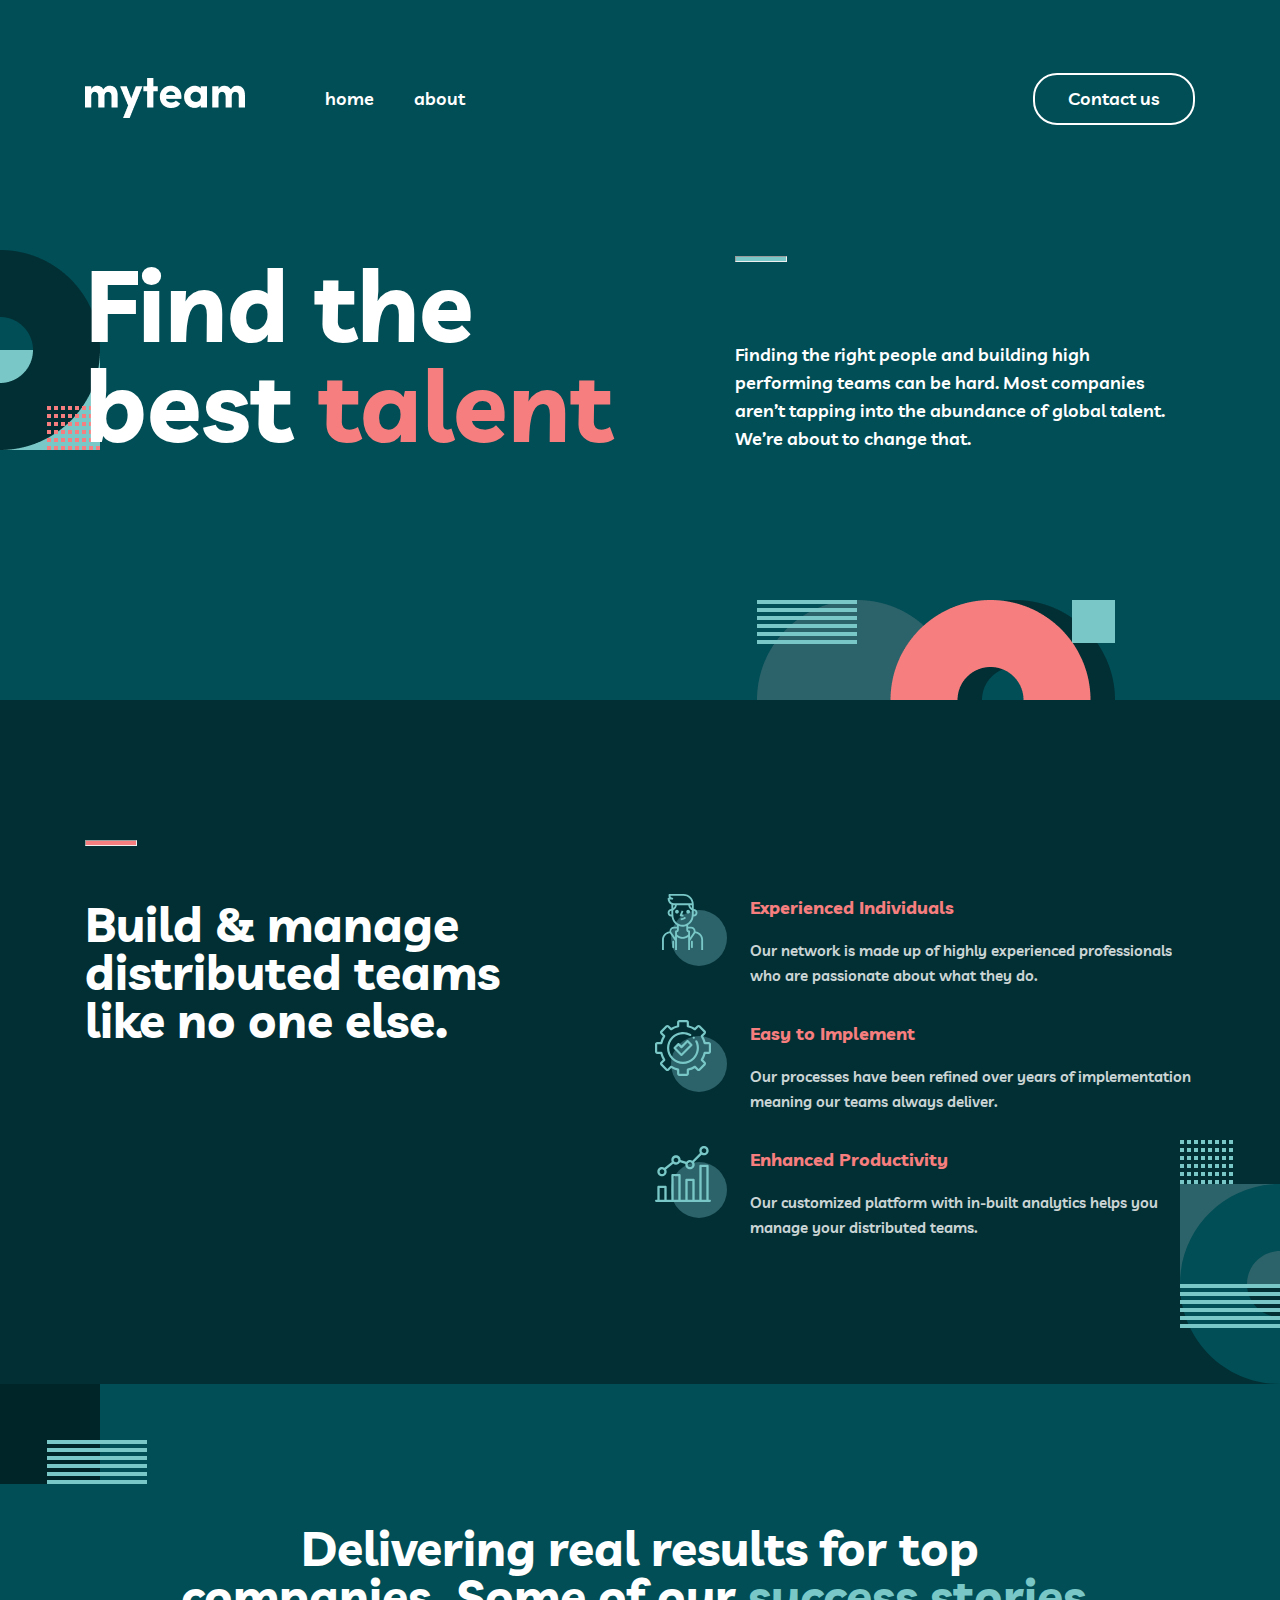
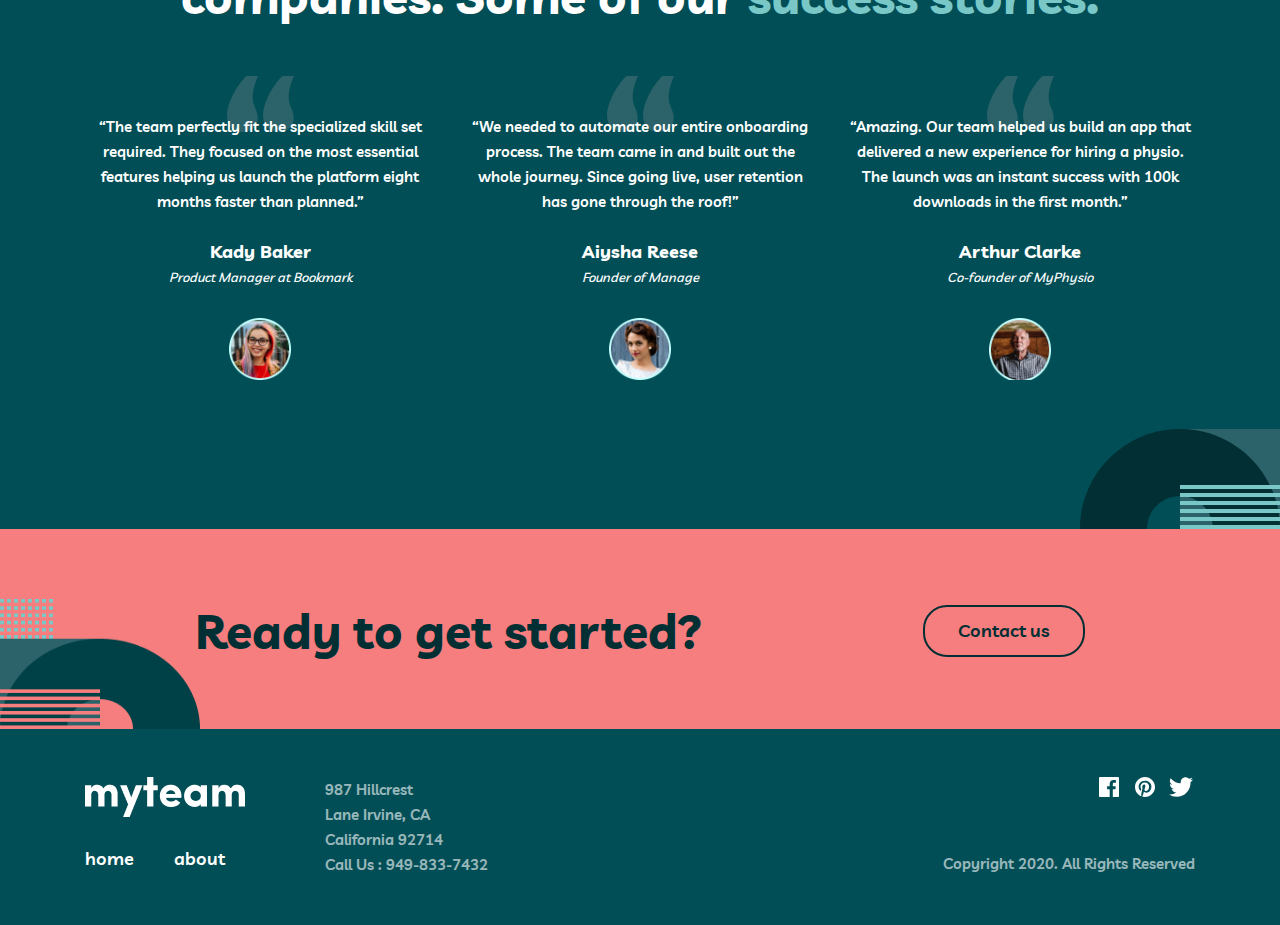
<file: index.html>
<!DOCTYPE html>
<html lang="en">
<head>
  <meta charset="UTF-8" />
  <meta http-equiv="X-UA-Compatible" content="IE=edge" />
  <meta name="viewport" content="width=device-width, initial-scale=1.0" />
  <title>myteam</title>
  
  <link rel="stylesheet" href="./sass/main.css">
  <link rel="stylesheet" href="./css/style.css" />
</head>
<body>
  <section class="hero">
    
    <header class="header">
      <div class="container">
        <nav class="nav">
          <a href="">
            <img class="nav__logo" src="./images/myteam-logo.png" width="160" height="40" alt="myteam-logo">
          </a>
          <ul class="list">
            <li class="list__item">
              <a href="#" class="list__link">home</a>
              
            </li>
            <li class="list__item">
              <a href="about.html" class="list__link">about</a>
            </li>
          </ul>
          <a class="btn" href="#" >Contact us</a>
        </nav>
      </div>
      <div class="the__best">
        <div class=" the__best__container container">
          <h1 class="the__best__heading">Find the best <span class="the__best__heading__light">talent</span></h1>
          <div class="the__best__container__right">
            <hr class="the__best__line">
            <p class="the__best__text">Finding the right people and building high performing teams can be hard. Most companies aren’t tapping into the abundance of global talent. We’re about to change that.</p>
          </div>
        </div>
        
      </div>
    </header>
  </section>
  <!-- TEAM-SECTION -->
  <section class="team">
    <div class="team__container container">
      
      <div class="team__left">
        <hr class="team__link">
        <h3 class="team__heading">Build & manage distributed teams like no one else.</h3>
      </div>
      
      <div class="team__right">
        <div class="team__right__all">
          <div class="team__right__all__text">
            <div class="team__right__all__text__1">Experienced Individuals</div>
            <div class="team__right__all__text__2">Our network is made up of highly experienced professionals who are passionate about what they do.</div>
          </div>
        </div>
        
        <div class="team__right__all">
          <div class="team__right__all__text">
            <div class="team__right__all__text__1">Easy to Implement</div>
            <div class="team__right__all__text__2">Our processes have been refined over years of implementation meaning our teams always deliver.</div>
          </div>
          
        </div>
        <div class="team__right__all">
          <div class="team__right__all__text">
            <div class="team__right__all__text__1">Enhanced Productivity</div>
            <div class="team__right__all__text__2">Our customized platform with in-built analytics helps you manage your distributed teams.</div>
          </div>
        </div>
      </div>
    </div>
  </section>
  <!-- SECTION ABOUT US -->
  <section class="about__us">
    <div class="about__us__container container">
      <h3 class="about__us__heading">Delivering real results for top companies. Some of our <span class="about__us__heading__rapture__blue">success stories.</span> </h3>
         
        <div class="about__us__bottom">
          <div class="about__us__icon">
            <p class="about__us__icon__text1 "> “The team perfectly fit the specialized skill set required. They focused on the most essential features helping us launch the platform eight months faster than planned.”</p>
            <p class="about__us__icon__text2">Kady Baker</p>
            <p class="about__us__icon__text3 about__us--img1">Product Manager at Bookmark</p>
            <img class="about__us__img" src="/images/about__as_img1.png" width="62" height="62" alt="about__us__img" >
          </div>
          <div class="about__us__icon">
            <p class="about__us__icon__text1 ">“We needed to automate our entire onboarding process. The team came in and built out the whole journey. Since going live, user retention has gone through the roof!”</p>
            <p class="about__us__icon__text2">Aiysha Reese</p>
            <p class="about__us__icon__text3 about__us--img2">Founder of Manage</p>
            <img class="about__us__img" src="/images/about__as_img21.png" width="62" height="62" alt="about__us__img" >
          </div>
          <div class="about__us__icon">
            <p class="about__us__icon__text1 "> “Amazing. Our team helped us build an app that delivered a new experience for hiring a physio. The launch was an instant success with 100k downloads in the first month.”</p>
            <p class="about__us__icon__text2">Arthur Clarke</p>
            <p class="about__us__icon__text3 about__us--img3">Co-founder of MyPhysio</p>
            <img class="about__us__img" src="/images/about__as_img3.png" width="62" height="62" alt="about__us__img" >
          </div>
        </div>
    </div>
  </section>
  <!-- SURVEY-SECTION -->
     <section class="survey">
       <div class="survey__container container">
         <h3 class="survey__heading">Ready to get started?</h3>
         <a class="btn btn--survey" href="#" >Contact us</a>
       </div>
     </section>
     <!-- FOOTER -->
     <footer class="footer">
       <div class="footer__container container">
         
        <div class="footer__left__icon">
          <div class="footer__left">
            <a href="">
              <img class="nav__logo footer--img" src="./images/myteam-logo.png" width="160" height="40" alt="myteam-logo">
            </a>
            <ul class="list">
              <li class="list__item footer--list--item">
                <a href="#" class="list__link footer--list-link">home</a>
              </li>
              <li class="list__item footer--list--item">
                <a href="#" class="list__link footer--list-link">about</a>
              </li>
            </ul>
          </div>
          <p class="footer__text">987 Hillcrest <br> Lane Irvine, CA <br> California 92714 <br> Call Us : 949-833-7432</p>
        </div>


        <div class="footer__right">
          <div class="footer__svg">
            <a href="#" class="footer__svg__link">
              <svg class="icon" width="24" height="20">
              <use xlink:href="images/sprites.svg#facebook"></use>
            </svg>
            </a>
            <a href="#" class="footer__svg__link">
               <svg class="icon" width="24" height="20">
                <use xlink:href="images/sprites.svg#path"></use>
              </svg>
            </a>
             
            
            <a href="#" class="footer__svg__link">
              <svg class="icon" width="24" height="20">
                <use xlink:href="images/sprites.svg#twitter"></use>
              </svg>
            
            </a>
              
          </div>
          <p class="footer__right__text">Copyright 2020. All Rights Reserved</p>
        </div>
       </div>
     </footer>

</body>
</html>
</file>
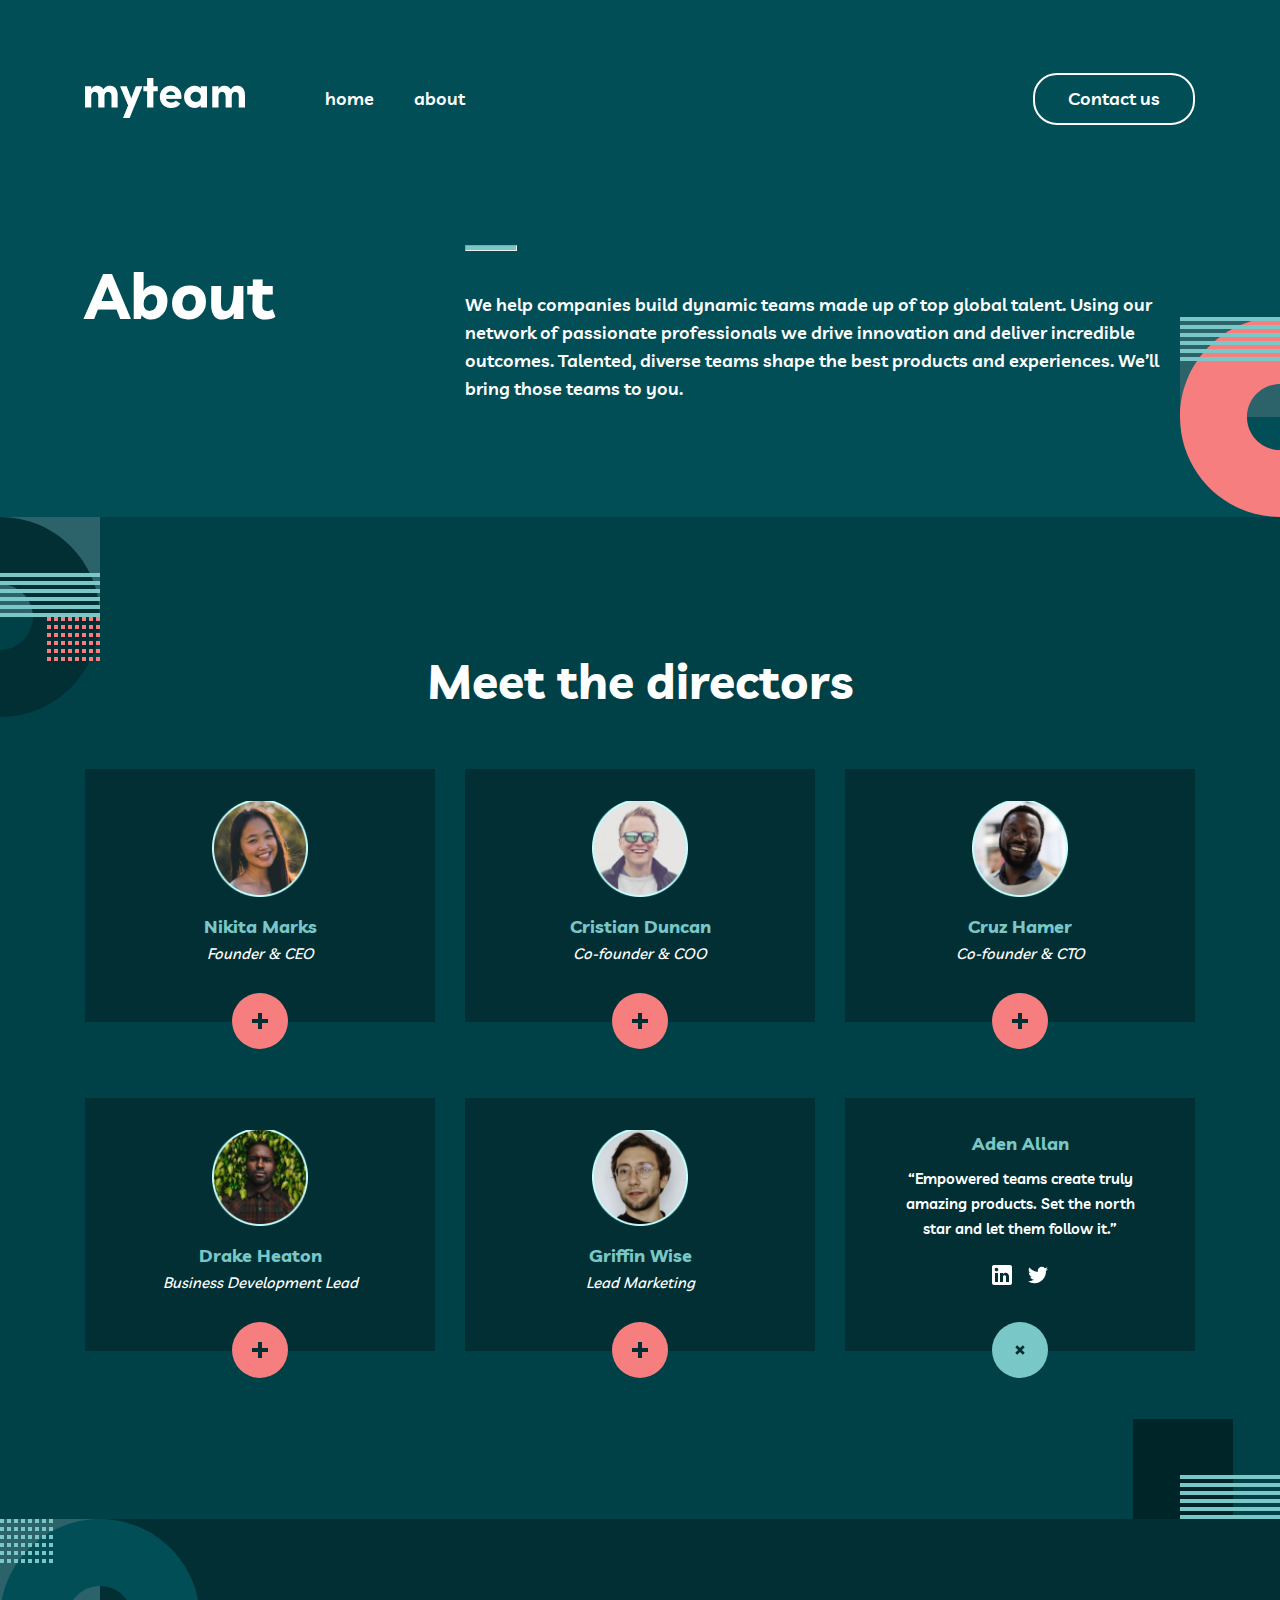
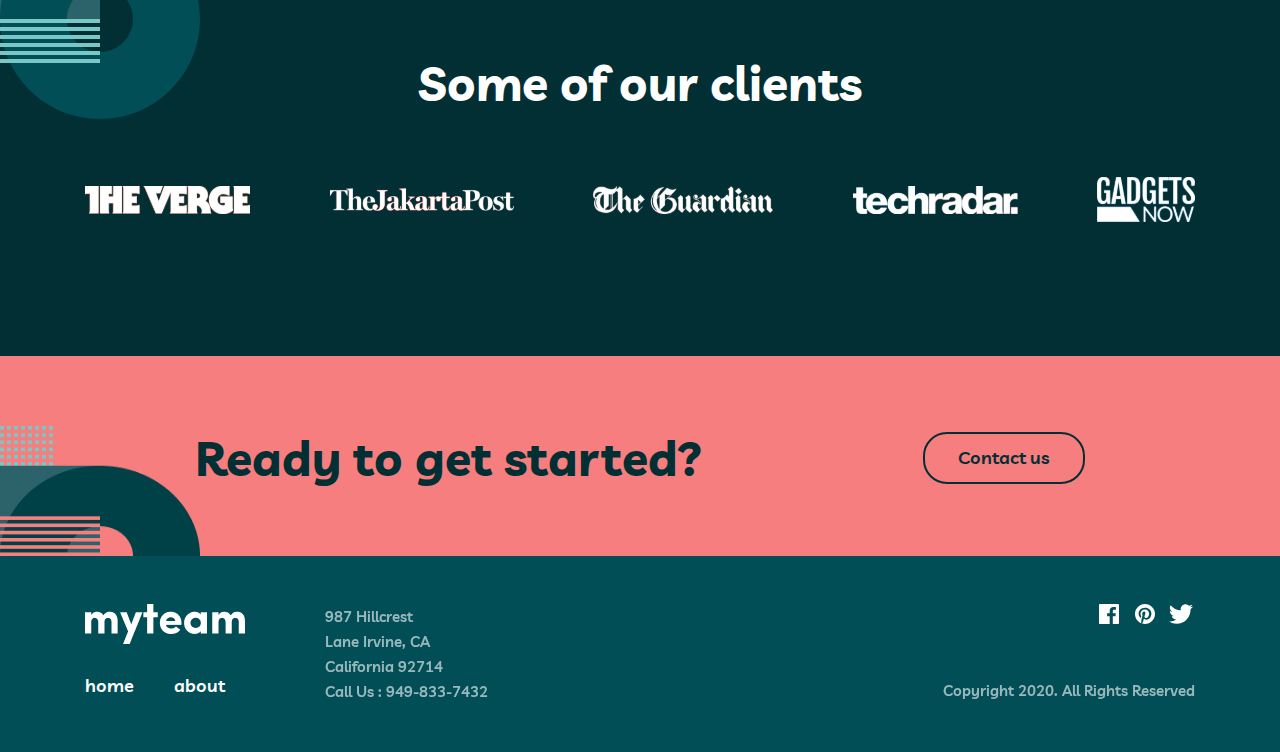
<file: about.html>
<!DOCTYPE html>
<html lang="en">
<head>
    <meta charset="UTF-8">
    <meta http-equiv="X-UA-Compatible" content="IE=edge">
    <meta name="viewport" content="width=device-width, initial-scale=1.0">
    <title>Document</title>
    <link rel="stylesheet" href="./sass/main.css">
    <link rel="stylesheet" href="./css/style.css" />
</head>
<body>
    <section class="hero">
    
        <header class="header__section">
          <div class="container">
            <nav class="nav">
              <a href="">
                <img class="nav__logo" src="./images/myteam-logo.png" width="160" height="40" alt="myteam-logo">
              </a>
              <ul class="list">
                <li class="list__item">
                  <a href="index.html" class="list__link">home</a>
                  
                </li>
                <li class="list__item">
                  <a href="#" class="list__link">about</a>
                </li>
              </ul>
              <a class="btn" href="#" >Contact us</a>
            </nav>
            <div class="header__section__about">
                <h3 class="header__section__about__heading">About</h3>
                <div class="header__section__about__icon">
                    <hr class="header__section__about__line">
                    <p class="header__section__about__text">We help companies build dynamic teams made up of top global talent. Using our network of passionate professionals we drive innovation and deliver incredible outcomes. Talented, diverse teams shape the best products and experiences. We’ll bring those teams to you.</p>

                </div>
            </div>
          </div>
        </header>
    </section>
         
           <!-- section-direction -->
           <section class="direction">
               <div class="direction__container container">
                   <h4 class="direction__heading">Meet the directors</h4>
                   <div class="direction__top">
                       <div class="direction__top__icon">
                           <div class="direction__top__icon__list">
                               <img class="direction__top__icon__list__img" src="/images/direction_img_1.png" width="96" height="96" alt="direction--img1" > 
                               <p class="direction__top__icon__list__text__1">Nikita Marks</p>
                               <p class="direction__top__icon__list__text__2">Founder & CEO</p>
                               <div class="direction-btn">
                                   <img src="./images/PLUS.png" width="16" height="16" alt="plus" class="dierection-btn-img">
                               </div>
                           
                       </div>
                       </div>

                       <div class="direction__top__icon">
                        <div class="direction__top__icon__list">
                            <img class="direction__top__icon__list__img" src="/images/direction_img_2.png" width="96" height="96" alt="direction--img1" > 
                            <p class="direction__top__icon__list__text__1">Cristian Duncan</p>
                            <p class="direction__top__icon__list__text__2">Co-founder & COO</p>
                            <div class="direction-btn">
                                <img src="./images/PLUS.png" width="16" height="16" alt="plus" class="dierection-btn-img">
                            </div>
                        </div>
                       </div>

                    <div class="direction__top__icon">
                        <div class="direction__top__icon__list">
                            <img class="direction__top__icon__list__img" src="/images/direction_img_3.png" width="96" height="96" alt="direction--img1" > 
                            <p class="direction__top__icon__list__text__1">Cruz Hamer</p>
                            <p class="direction__top__icon__list__text__2">Co-founder & CTO</p>
                            <div class="direction-btn">
                                <img src="./images/PLUS.png" width="16" height="16" alt="plus" class="dierection-btn-img">
                            </div>
                        </div>
                    </div>
                         
                    <div class="direction__bottom__icon">
                      <div class="direction__bottom__icon__list">
                          <img class="direction__bottom__icon__list__img" src="/images/direction_img_4.png" width="96" height="96" alt="direction--img1" > 
                          <p class="direction__bottom__icon__list__text__1">Drake Heaton</p>
                          <p class="direction__bottom__icon__list__text__2">Business Development Lead</p>
                          <div class="direction-btn">
                              <img src="./images/PLUS.png" width="16" height="16" alt="plus" class="dierection-btn-img">
                          </div>
                      </div>
                  </div>

                  <div class="direction__bottom__icon">
                   <div class="direction__bottom__icon__list">
                       <img class="direction__bottom__icon__list__img" src="/images/direction_img_5.png" width="96" height="96" alt="direction--img1" > 
                       <p class="direction__bottom__icon__list__text__1">Griffin Wise</p>
                       <p class="direction__bottom__icon__list__text__2">Lead Marketing</p>
                       <div class="direction-btn">
                          <img src="./images/PLUS.png" width="16" height="16" alt="plus" class="dierection-btn-img">
                      </div>
                   </div>
               </div>

               <div class="direction__bottom__icon">
                   <div class="direction__bottom__icon__last__list">
                       <p class="direction__bottom__icon__last__list__text__1">Aden Allan</p>
                       <p class="direction__bottom__icon__last__list__text__2">“Empowered teams create truly amazing products. Set the north star and let them follow it.”</p>
                       <div class="direction__bottom__icon__svg">
                          <svg class="icon svg--icon1" width="20" height="20" >
                              <use xlink:href="images/sprites.svg#in"></use>
                            </svg>
                          <svg class="icon svg--icon2" width="20" height="20">
                              <use xlink:href="images/sprites.svg#twitter"></use>
                            </svg>
                       </div>
                       <div class="direction-btn direction--plus">
                          <img src="./images/directed-imgg.svg" width="16" height="16" alt="plus" class="dierection-btn-img">
                      </div>
                   </div>
               </div>

                   </div>






<!-- 
                   <div class="direction__bottom">
                    <div class="direction__bottom__icon">
                        <div class="direction__bottom__icon__list">
                            <img class="direction__bottom__icon__list__img" src="/images/direction_img_4.png" width="96" height="96" alt="direction--img1" > 
                            <p class="direction__bottom__icon__list__text__1">Drake Heaton</p>
                            <p class="direction__bottom__icon__list__text__2">Business Development Lead</p>
                            <div class="direction-btn">
                                <img src="./images/PLUS.png" width="16" height="16" alt="plus" class="dierection-btn-img">
                            </div>
                        </div>
                    </div>

                    <div class="direction__bottom__icon">
                     <div class="direction__bottom__icon__list">
                         <img class="direction__bottom__icon__list__img" src="/images/direction_img_5.png" width="96" height="96" alt="direction--img1" > 
                         <p class="direction__bottom__icon__list__text__1">Griffin Wise</p>
                         <p class="direction__bottom__icon__list__text__2">Lead Marketing</p>
                         <div class="direction-btn">
                            <img src="./images/PLUS.png" width="16" height="16" alt="plus" class="dierection-btn-img">
                        </div>
                     </div>
                 </div>

                 <div class="direction__bottom__icon">
                     <div class="direction__bottom__icon__last__list">
                         <p class="direction__bottom__icon__last__list__text__1">Aden Allan</p>
                         <p class="direction__bottom__icon__last__list__text__2">“Empowered teams create truly amazing products. Set the north star and let them follow it.”</p>
                         <div class="direction__bottom__icon__svg">
                            <svg class="icon svg--icon1" width="20" height="20" >
                                <use xlink:href="images/sprites.svg#in"></use>
                              </svg>
                            <svg class="icon svg--icon2" width="20" height="20">
                                <use xlink:href="images/sprites.svg#twitter"></use>
                              </svg>
                         </div>
                         <div class="direction-btn direction--plus">
                            <img src="./images/directed-imgg.svg" width="16" height="16" alt="plus" class="dierection-btn-img">
                        </div>
                     </div>
                 </div>
                   </div> -->

               </div>
           </section>
           
           <section class="clients">
               <div class="clients__container container">
                   <h4 class="clients__heading">Some of our clients</h4>
                   <div class="clients__icon">
                       <img class="clients__icon__img__1" src="/images/clients_img1.svg" width="165" height="28" alt="clients_img" >
                       <img class="clients__icon__img__2" src="/images/clients_img2.svg" width="184" height="23" alt="clients_img" >
                       <img class="clients__icon__img__3" src="/images/clients_img3.svg" width="180" height="28" alt="clients_img" >
                       <img class="clients__icon__img__4" src="/images/clients_img4.svg" width="165" height="28" alt="clients_img" >
                       <img class="clients__icon__img__5" src="/images/clients_img5.svg" width="98" height="45" alt="clients_img" >
                   </div>
               </div>
           </section>

           <!-- SURVEY-SECTION -->
     <section class="survey">
        <div class="survey__container container">
          <h3 class="survey__heading">Ready to get started?</h3>
          <a class="btn btn--survey" href="#" >Contact us</a>
        </div>
      </section>
       <!-- FOOTER -->
     <footer class="footer">
      <div class="footer__container container">
        
       <div class="footer__left__icon">
         <div class="footer__left">
           <a href="">
             <img class="nav__logo footer--img" src="./images/myteam-logo.png" width="160" height="40" alt="myteam-logo">
           </a>
           <ul class="list">
             <li class="list__item footer--list--item">
               <a href="#" class="list__link footer--list-link">home</a>
             </li>
             <li class="list__item footer--list--item">
               <a href="#" class="list__link footer--list-link">about</a>
             </li>
           </ul>
         </div>
         <p class="footer__text">987 Hillcrest <br> Lane Irvine, CA <br> California 92714 <br> Call Us : 949-833-7432</p>
       </div>


       <div class="footer__right">
         <div class="footer__svg">
           <a href="#" class="footer__svg__link">
             <svg class="icon" width="24" height="20">
             <use xlink:href="images/sprites.svg#facebook"></use>
           </svg>
           </a>
           <a href="#" class="footer__svg__link">
              <svg class="icon" width="24" height="20">
               <use xlink:href="images/sprites.svg#path"></use>
             </svg>
           </a>
            
           
           <a href="#" class="footer__svg__link">
             <svg class="icon" width="24" height="20">
               <use xlink:href="images/sprites.svg#twitter"></use>
             </svg>
           
           </a>
             
         </div>
         <p class="footer__right__text">Copyright 2020. All Rights Reserved</p>
       </div>
      </div>
    </footer>
 


</body>
</html>
</file>
<file: sass/main.css>
.nav, .the__best__container {
  display: -webkit-box;
  display: -ms-flexbox;
  display: flex;
  -webkit-box-align: center;
      -ms-flex-align: center;
          align-items: center;
}

*,
*::before,
*::after {
  margin: 0;
  padding: 0;
  -webkit-box-sizing: inherit;
          box-sizing: inherit;
}

html {
  -webkit-box-sizing: border-box;
          box-sizing: border-box;
  height: 100%;
  scroll-behavior: smooth;
  font-size: 62.5%;
}

body {
  font-family: 'Livvic', sans-serif;
  background-color: #014E56;
  color: #fff;
}

.container {
  width: 100%;
  max-width: 1140px;
  margin-left: auto;
  margin-right: auto;
  padding-left: 15px;
  padding-right: 15px;
}

@media only screen and (max-width: 900px) {
  .container {
    padding-left: 39px;
    padding-right: 40px;
  }
}

/* livvic-regular - latin */
@font-face {
  font-family: 'Livvic';
  font-style: normal;
  font-weight: 400;
  src: local(""), url("../../fonts/livvic-v8-latin-regular.woff2") format("woff2"), url("../../fonts/livvic-v8-latin-regular.woff") format("woff");
  /* Chrome 6+, Firefox 3.6+, IE 9+, Safari 5.1+ */
}

/* livvic-500 - latin */
@font-face {
  font-family: 'Livvic';
  font-style: normal;
  font-weight: 500;
  src: local(""), url("../../fonts/livvic-v8-latin-500.woff2") format("woff2"), url("../../fonts/livvic-v8-latin-500.woff") format("woff");
  /* Chrome 6+, Firefox 3.6+, IE 9+, Safari 5.1+ */
}

/* livvic-600 - latin */
@font-face {
  font-family: 'Livvic';
  font-style: normal;
  font-weight: 600;
  src: local(""), url("../../fonts/livvic-v8-latin-600.woff2") format("woff2"), url("../../fonts/livvic-v8-latin-600.woff") format("woff");
  /* Chrome 6+, Firefox 3.6+, IE 9+, Safari 5.1+ */
}

/* livvic-700 - latin */
@font-face {
  font-family: 'Livvic';
  font-style: normal;
  font-weight: 700;
  src: local(""), url("../../fonts/livvic-v8-latin-700.woff2") format("woff2"), url("../../fonts/livvic-v8-latin-700.woff") format("woff");
  /* Chrome 6+, Firefox 3.6+, IE 9+, Safari 5.1+ */
}

/*! normalize.css v8.0.1 | MIT License | github.com/necolas/normalize.css */
/* Document
   ========================================================================== */
/**
 * 1. Correct the line height in all browsers.
 * 2. Prevent adjustments of font size after orientation changes in iOS.
 */
html {
  line-height: 1.15;
  /* 1 */
  -webkit-text-size-adjust: 100%;
  /* 2 */
}

/* Sections
   ========================================================================== */
/**
 * Remove the margin in all browsers.
 */
body {
  margin: 0;
}

/**
 * Render the `main` element consistently in IE.
 */
main {
  display: block;
}

/**
 * Correct the font size and margin on `h1` elements within `section` and
 * `article` contexts in Chrome, Firefox, and Safari.
 */
h1 {
  font-size: 2em;
  margin: 0.67em 0;
}

/* Grouping content
   ========================================================================== */
/**
 * 1. Add the correct box sizing in Firefox.
 * 2. Show the overflow in Edge and IE.
 */
hr {
  -webkit-box-sizing: content-box;
          box-sizing: content-box;
  /* 1 */
  height: 0;
  /* 1 */
  overflow: visible;
  /* 2 */
}

/**
 * 1. Correct the inheritance and scaling of font size in all browsers.
 * 2. Correct the odd `em` font sizing in all browsers.
 */
pre {
  font-family: monospace, monospace;
  /* 1 */
  font-size: 1em;
  /* 2 */
}

/* Text-level semantics
   ========================================================================== */
/**
 * Remove the gray background on active links in IE 10.
 */
a {
  background-color: transparent;
}

/**
 * 1. Remove the bottom border in Chrome 57-
 * 2. Add the correct text decoration in Chrome, Edge, IE, Opera, and Safari.
 */
abbr[title] {
  border-bottom: none;
  /* 1 */
  text-decoration: underline;
  /* 2 */
  -webkit-text-decoration: underline dotted;
          text-decoration: underline dotted;
  /* 2 */
}

/**
 * Add the correct font weight in Chrome, Edge, and Safari.
 */
b,
strong {
  font-weight: bolder;
}

/**
 * 1. Correct the inheritance and scaling of font size in all browsers.
 * 2. Correct the odd `em` font sizing in all browsers.
 */
code,
kbd,
samp {
  font-family: monospace, monospace;
  /* 1 */
  font-size: 1em;
  /* 2 */
}

/**
 * Add the correct font size in all browsers.
 */
small {
  font-size: 80%;
}

/**
 * Prevent `sub` and `sup` elements from affecting the line height in
 * all browsers.
 */
sub,
sup {
  font-size: 75%;
  line-height: 0;
  position: relative;
  vertical-align: baseline;
}

sub {
  bottom: -0.25em;
}

sup {
  top: -0.5em;
}

/* Embedded content
   ========================================================================== */
/**
 * Remove the border on images inside links in IE 10.
 */
img {
  border-style: none;
}

/* Forms
   ========================================================================== */
/**
 * 1. Change the font styles in all browsers.
 * 2. Remove the margin in Firefox and Safari.
 */
button,
input,
optgroup,
select,
textarea {
  font-family: inherit;
  /* 1 */
  font-size: 100%;
  /* 1 */
  line-height: 1.15;
  /* 1 */
  margin: 0;
  /* 2 */
}

/**
 * Show the overflow in IE.
 * 1. Show the overflow in Edge.
 */
button,
input {
  /* 1 */
  overflow: visible;
}

/**
 * Remove the inheritance of text transform in Edge, Firefox, and IE.
 * 1. Remove the inheritance of text transform in Firefox.
 */
button,
select {
  /* 1 */
  text-transform: none;
}

/**
 * Correct the inability to style clickable types in iOS and Safari.
 */
button,
[type="button"],
[type="reset"],
[type="submit"] {
  -webkit-appearance: button;
}

/**
 * Remove the inner border and padding in Firefox.
 */
button::-moz-focus-inner,
[type="button"]::-moz-focus-inner,
[type="reset"]::-moz-focus-inner,
[type="submit"]::-moz-focus-inner {
  border-style: none;
  padding: 0;
}

/**
 * Restore the focus styles unset by the previous rule.
 */
button:-moz-focusring,
[type="button"]:-moz-focusring,
[type="reset"]:-moz-focusring,
[type="submit"]:-moz-focusring {
  outline: 1px dotted ButtonText;
}

/**
 * Correct the padding in Firefox.
 */
fieldset {
  padding: 0.35em 0.75em 0.625em;
}

/**
 * 1. Correct the text wrapping in Edge and IE.
 * 2. Correct the color inheritance from `fieldset` elements in IE.
 * 3. Remove the padding so developers are not caught out when they zero out
 *    `fieldset` elements in all browsers.
 */
legend {
  -webkit-box-sizing: border-box;
          box-sizing: border-box;
  /* 1 */
  color: inherit;
  /* 2 */
  display: table;
  /* 1 */
  max-width: 100%;
  /* 1 */
  padding: 0;
  /* 3 */
  white-space: normal;
  /* 1 */
}

/**
 * Add the correct vertical alignment in Chrome, Firefox, and Opera.
 */
progress {
  vertical-align: baseline;
}

/**
 * Remove the default vertical scrollbar in IE 10+.
 */
textarea {
  overflow: auto;
}

/**
 * 1. Add the correct box sizing in IE 10.
 * 2. Remove the padding in IE 10.
 */
[type="checkbox"],
[type="radio"] {
  -webkit-box-sizing: border-box;
          box-sizing: border-box;
  /* 1 */
  padding: 0;
  /* 2 */
}

/**
 * Correct the cursor style of increment and decrement buttons in Chrome.
 */
[type="number"]::-webkit-inner-spin-button,
[type="number"]::-webkit-outer-spin-button {
  height: auto;
}

/**
 * 1. Correct the odd appearance in Chrome and Safari.
 * 2. Correct the outline style in Safari.
 */
[type="search"] {
  -webkit-appearance: textfield;
  /* 1 */
  outline-offset: -2px;
  /* 2 */
}

/**
 * Remove the inner padding in Chrome and Safari on macOS.
 */
[type="search"]::-webkit-search-decoration {
  -webkit-appearance: none;
}

/**
 * 1. Correct the inability to style clickable types in iOS and Safari.
 * 2. Change font properties to `inherit` in Safari.
 */
::-webkit-file-upload-button {
  -webkit-appearance: button;
  /* 1 */
  font: inherit;
  /* 2 */
}

/* Interactive
   ========================================================================== */
/*
 * Add the correct display in Edge, IE 10+, and Firefox.
 */
details {
  display: block;
}

/*
 * Add the correct display in all browsers.
 */
summary {
  display: list-item;
}

/* Misc
   ========================================================================== */
/**
 * Add the correct display in IE 10+.
 */
template {
  display: none;
}

/**
 * Add the correct display in IE 10.
 */
[hidden] {
  display: none;
}

.btn {
  display: inline-block;
  text-decoration: none;
  color: #fff;
  margin-left: auto;
  border: 2px solid #fff;
  border-radius: 2.4rem;
  padding: 1rem 3.3rem;
  font-weight: 600;
  font-size: 1.8rem;
  line-height: 2.8rem;
}

@media only screen and (max-width: 900px) {
  .btn {
    margin-left: auto;
  }
}

.btn:active {
  background: #FFFFFF;
  border: 2px solid #FFFFFF;
  border-radius: 24px;
  color: #002529;
}

.btn--survey {
  border: 2px solid #012F34;
  border-radius: 24px;
  color: #012F34;
  margin: 0;
}

.btn--survey:active {
  background: #012F34;
  border: 2px solid #012F34;
  border-radius: 24px;
  color: #fff;
}

.svg--icon1 {
  margin-right: 1.6rem;
}

.direction-btn {
  width: 5.6rem;
  height: 5.6rem;
  background-color: #F67E7E;
  display: -webkit-box;
  display: -ms-flexbox;
  display: flex;
  -webkit-box-align: center;
      -ms-flex-align: center;
          align-items: center;
  -webkit-box-pack: center;
      -ms-flex-pack: center;
          justify-content: center;
  border-radius: 50%;
  position: absolute;
  bottom: -2.7rem;
  right: 50%;
  -webkit-transform: translateX(50%);
          transform: translateX(50%);
}

.direction-btn:active {
  background: #79C8C7;
}

.dierection-btn-img {
  width: 1.6rem;
  height: 1.6rem;
  vertical-align: middle;
}

.direction--plus {
  background: #79C8C7;
}

.direction--plus:active {
  background: #F67E7E;
}

.header {
  min-height: 70rem;
  padding-top: 7.3rem;
  background-image: url(..//..//images/hero-img-1.png), url(..//..//images/hero-img-2.png);
  background-repeat: no-repeat;
  background-size: 10rem 20rem,35.8rem 10rem;
  background-position: 0 50%,right 16.5rem bottom 0%;
}

@media only screen and (max-width: 900px) {
  .header {
    background-image: none, url(..//..//images/hero-img-2.png);
    background-repeat: no-repeat;
    background-size: 35.8rem 10rem;
    background-position: center bottom 0%;
  }
}

.nav__logo {
  margin-right: 8rem;
}

@media only screen and (max-width: 900px) {
  .nav__logo {
    margin-right: 4.8rem;
    width: 12.8rem;
    height: 3.2rem;
  }
}

.list {
  display: -webkit-box;
  display: -ms-flexbox;
  display: flex;
  list-style: none;
}

.list__item:not(:last-child) {
  margin-right: 4rem;
}

.list__link {
  text-decoration: none;
  color: inherit;
  font-weight: 600;
  font-size: 1.8rem;
  line-height: 2.8rem;
}

@media only screen and (max-width: 900px) {
  .list__link {
    font-size: 1.8rem;
    line-height: 2.8rem;
  }
}

.list__link:active {
  color: #F67E7E;
}

.the__best {
  margin-top: 12.9rem;
}

@media only screen and (max-width: 900px) {
  .the__best__container {
    -webkit-box-orient: vertical;
    -webkit-box-direction: normal;
        -ms-flex-direction: column;
            flex-direction: column;
  }
}

.the__best__heading {
  width: 62.0rem;
  margin: 0;
  margin-right: 3rem;
  font-weight: bold;
  font-size: 10rem;
  line-height: 10rem;
  color: #fff;
}

@media only screen and (max-width: 900px) {
  .the__best__heading {
    font-size: 6.4rem;
    line-height: 5.6rem;
    width: 51%;
    text-align: center;
    margin-right: 0;
  }
}

.the__best__heading__light {
  color: #F67E7E;
}

.the__best__line {
  margin-bottom: 7.9rem;
  width: 5rem;
  height: 4px;
  background: #79C8C7;
}

@media only screen and (max-width: 900px) {
  .the__best__line {
    display: none;
  }
}

.the__best__text {
  width: 44.5rem;
  font-weight: 600;
  font-size: 18px;
  line-height: 28px;
  color: #fff;
}

@media only screen and (max-width: 900px) {
  .the__best__text {
    width: 45.7rem;
    font-size: 1.5rem;
    text-align: center;
    margin-top: 2.4rem;
  }
}

.footer {
  padding-top: 4.8rem;
  padding-bottom: 4.8rem;
}

@media only screen and (max-width: 900px) {
  .footer {
    padding-top: 5.6rem;
    padding-bottom: 5.6rem;
  }
}

.footer--list--item:not(:last-child) {
  margin-right: 4rem;
}

@media only screen and (max-width: 900px) {
  .footer--list--item:not(:last-child) {
    margin-right: 2.4rem;
  }
}

.footer--list-link {
  font-size: 1.8rem;
  line-height: 2.8rem;
}

@media only screen and (max-width: 900px) {
  .footer--list-link {
    font-size: 1.5rem;
    line-height: 2.5rem;
  }
}

.footer__left__icon {
  display: -webkit-box;
  display: -ms-flexbox;
  display: flex;
}

@media only screen and (max-width: 900px) {
  .footer__left__icon {
    -webkit-box-pack: justify;
        -ms-flex-pack: justify;
            justify-content: space-between;
  }
}

.footer__container {
  display: -webkit-box;
  display: -ms-flexbox;
  display: flex;
}

@media only screen and (max-width: 900px) {
  .footer__container {
    -webkit-box-orient: vertical;
    -webkit-box-direction: normal;
        -ms-flex-direction: column;
            flex-direction: column;
  }
}

.footer--img {
  margin-bottom: 2.5rem;
}

@media only screen and (max-width: 900px) {
  .footer--img {
    width: 9.6rem;
    height: 2.4rem;
    margin-bottom: 5.3rem;
  }
}

.footer__text {
  font-weight: 600;
  font-size: 1.5rem;
  line-height: 2.5rem;
  color: #fff;
  mix-blend-mode: normal;
  opacity: 0.6;
}

@media only screen and (max-width: 900px) {
  .footer__text {
    text-align: right;
  }
}

.footer__right {
  max-width: 25.5rem;
  margin-left: auto;
}

@media only screen and (max-width: 900px) {
  .footer__right {
    display: -webkit-box;
    display: -ms-flexbox;
    display: flex;
    -webkit-box-pack: justify;
        -ms-flex-pack: justify;
            justify-content: space-between;
    margin: 0;
    max-width: 100%;
    margin-top: 3.4rem;
  }
}

.footer__right__text {
  font-weight: 600;
  font-size: 1.5rem;
  line-height: 2.5rem;
  color: #fff;
  mix-blend-mode: normal;
  opacity: 0.6;
  margin-top: 5.1rem;
}

@media only screen and (max-width: 900px) {
  .footer__right__text {
    margin: 0;
  }
}

.footer__svg {
  display: -webkit-box;
  display: -ms-flexbox;
  display: flex;
  margin-left: 15.4rem;
}

@media only screen and (max-width: 900px) {
  .footer__svg {
    margin: 0;
  }
}

.footer__svg__link:nth-child(2) {
  margin-left: 1.2rem;
  margin-right: 1.2rem;
}

svg {
  color: #fff;
}

svg:active {
  color: #F67E7E;
}

.team {
  min-height: 68.4rem;
  padding-top: 14rem;
  background-color: #012F34;
  background-image: url(../../images/img_team4.svg);
  background-repeat: no-repeat;
  background-size: 10rem 24.4rem;
  background-position: right bottom 0%;
}

@media only screen and (max-width: 900px) {
  .team {
    padding: 10rem 5.8rem 10rem 5.6rem;
    background-position: right top 0%;
  }
}

.team__container {
  display: -webkit-box;
  display: -ms-flexbox;
  display: flex;
  -webkit-box-pack: justify;
      -ms-flex-pack: justify;
          justify-content: space-between;
}

@media only screen and (max-width: 900px) {
  .team__container {
    -webkit-box-orient: vertical;
    -webkit-box-direction: normal;
        -ms-flex-direction: column;
            flex-direction: column;
  }
}

.team__link {
  width: 5rem;
  height: 4px;
  background-color: #F67E7E;
  margin-bottom: 5.4rem;
}

.team__heading {
  max-width: 44.5rem;
  font-weight: bold;
  font-size: 4.8rem;
  line-height: 4.8rem;
}

@media only screen and (max-width: 900px) {
  .team__heading {
    font-size: 3.2rem;
    line-height: 3.2rem;
    max-width: 44.5rem;
  }
}

.team__right__all {
  display: -webkit-box;
  display: -ms-flexbox;
  display: flex;
}

.team__right__all:nth-child(1) {
  margin-top: 5.4rem;
}

.team__right__all:nth-child(2) {
  margin-top: 3.2rem;
  margin-bottom: 3.2rem;
}

.team__right__all::before {
  content: "";
  display: inline-block;
  width: 7.2rem;
  height: 7.2rem;
  background-repeat: no-repeat;
  background-size: contain;
  margin-right: 2.3rem;
}

.team__right__all:nth-child(1)::before {
  background-image: url(..//..//images/img_team1.svg);
}

.team__right__all:nth-child(2)::before {
  background-image: url(..//..//images/img_team2.svg);
}

.team__right__all:nth-child(3)::before {
  background-image: url(..//..//images/img_team3.svg);
}

.team__right__all__text__1 {
  margin-bottom: 1.6rem;
  font-weight: bold;
  font-size: 1.8rem;
  line-height: 2.8rem;
  color: #F67E7E;
}

.team__right__all__text__2 {
  max-width: 44.5rem;
  font-weight: 600;
  font-size: 1.5rem;
  line-height: 2.5rem;
  color: #fff;
  mix-blend-mode: normal;
  opacity: 0.8;
}

.about__us {
  min-height: 74.5rem;
  padding-top: 14rem;
  background-image: url(../../images/About__us--img1.svg), url(../../images/About__us--img2.svg);
  background-repeat: no-repeat;
  background-size: 14.7rem 10rem,20rem 10rem;
  background-position: left top 0%,right bottom 0%;
}

@media only screen and (max-width: 900px) {
  .about__us {
    padding-top: 10rem;
    padding-bottom: 10rem;
  }
}

.about__us__heading {
  margin: 0 auto;
  max-width: 95rem;
  font-weight: bold;
  font-size: 4.8rem;
  line-height: 4.8rem;
  text-align: center;
  color: #fff;
  margin-bottom: 5.6rem;
}

@media only screen and (max-width: 900px) {
  .about__us__heading {
    width: 49.1rem;
    font-size: 3.2rem;
    line-height: 3.2rem;
    margin-bottom: 4.8rem;
  }
}

.about__us__heading__rapture__blue {
  color: #79C8C7;
}

.about__us__icon {
  max-width: 35rem;
}

@media only screen and (max-width: 900px) {
  .about__us__icon {
    max-width: 57.3rem;
  }
}

@media only screen and (max-width: 900px) {
  .about__us__icon:nth-child(2) {
    margin-top: 4.8rem;
    margin-bottom: 4.8rem;
  }
}

.about__us__bottom {
  display: -webkit-box;
  display: -ms-flexbox;
  display: flex;
  -webkit-box-pack: justify;
      -ms-flex-pack: justify;
          justify-content: space-between;
}

@media only screen and (max-width: 900px) {
  .about__us__bottom {
    -webkit-box-orient: vertical;
    -webkit-box-direction: normal;
        -ms-flex-direction: column;
            flex-direction: column;
    -webkit-box-align: center;
        -ms-flex-align: center;
            align-items: center;
  }
}

.about__us__icon__text1 {
  font-weight: 600;
  font-size: 1.5rem;
  line-height: 2.5rem;
  text-align: center;
  color: #fff;
  display: -webkit-box;
  display: -ms-flexbox;
  display: flex;
  -webkit-box-orient: vertical;
  -webkit-box-direction: normal;
      -ms-flex-direction: column;
          flex-direction: column;
}

.about__us__icon__text1::before {
  content: "";
  display: inline-block;
  width: 6.7rem;
  height: 5.6rem;
  background-image: url(../../images/about__as_img2.svg);
  background-repeat: no-repeat;
  background-size: contain;
  margin: 0 auto;
  margin-bottom: -1.8rem;
}

.about__us__icon__text2 {
  font-weight: bold;
  font-size: 1.8rem;
  line-height: 2.8rem;
  text-align: center;
  color: #fff;
  margin-top: 2.4rem;
  margin-bottom: 2px;
}

@media only screen and (max-width: 900px) {
  .about__us__icon__text2 {
    margin-top: 1.6rem;
    margin-bottom: 2px;
  }
}

.about__us__icon__text3 {
  font-weight: 500;
  font-style: italic;
  font-size: 1.3rem;
  line-height: 1.8rem;
  text-align: center;
  color: #fff;
}

.about__us__img {
  display: block;
  width: 6.2rem;
  height: 6.2rem;
  margin: 0 auto;
  margin-top: 3.2rem;
}

.survey {
  min-height: 20rem;
  padding-top: 7.6rem;
  background-color: #F67E7E;
  background-image: url(../../images/survey_img.png);
  background-repeat: no-repeat;
  background-size: 20rem 13rem;
  background-position: left bottom 0%;
}

@media only screen and (max-width: 900px) {
  .survey {
    padding-top: 8.4rem;
    padding-bottom: 8.4rem;
  }
}

.survey__heading {
  font-weight: bold;
  font-size: 4.8rem;
  line-height: 4.8rem;
  color: #012F34;
}

@media only screen and (max-width: 900px) {
  .survey__heading {
    font-size: 3.2rem;
    line-height: 3.2rem;
  }
}

.survey__container {
  display: -webkit-box;
  display: -ms-flexbox;
  display: flex;
  -ms-flex-pack: distribute;
      justify-content: space-around;
  -webkit-box-align: center;
      -ms-flex-align: center;
          align-items: center;
}

.header__section {
  min-height: 51.7rem;
  padding-top: 7.3rem;
  background-image: url(../../images/header__section__img.svg);
  background-repeat: no-repeat;
  background-size: 10rem 20rem;
  background-position: right bottom 0%;
}

@media only screen and (max-width: 900px) {
  .header__section {
    min-height: 55.6rem;
  }
}

.header__section__about {
  padding-top: 12rem;
  display: -webkit-box;
  display: -ms-flexbox;
  display: flex;
  -webkit-box-pack: justify;
      -ms-flex-pack: justify;
          justify-content: space-between;
}

@media only screen and (max-width: 900px) {
  .header__section__about {
    padding-top: 11.2rem;
  }
}

@media only screen and (max-width: 900px) {
  .header__section__about {
    -webkit-box-orient: vertical;
    -webkit-box-direction: normal;
        -ms-flex-direction: column;
            flex-direction: column;
  }
}

.header__section__about__heading {
  font-weight: bold;
  font-size: 6.4rem;
  line-height: 10rem;
  color: #fff;
}

@media only screen and (max-width: 900px) {
  .header__section__about__heading {
    text-align: center;
    line-height: 5.6rem;
  }
}

.header__section__about__text {
  max-width: 73rem;
  font-weight: 600;
  font-size: 1.8rem;
  line-height: 2.8rem;
  color: #fff;
}

@media only screen and (max-width: 900px) {
  .header__section__about__text {
    font-size: 1.5rem;
    line-height: 2.8rem;
    width: 45.7rem;
    text-align: center;
    margin-left: auto;
    margin-right: auto;
    margin-top: 2.4rem;
  }
}

.header__section__about__line {
  margin-bottom: 4rem;
  width: 5rem;
  height: 4px;
  background: #79C8C7;
}

@media only screen and (max-width: 900px) {
  .header__section__about__line {
    display: none;
  }
}

.header__section .header--about--line {
  margin-bottom: 4rem;
}

.direction {
  padding-top: 14rem;
  min-height: 100.2rem;
  background-color: #004047;
  background-image: url(../../images/direction-img1.svg), url(../../images/direction-img2.svg);
  background-repeat: no-repeat;
  background-size: 10rem 20rem,14.7rem 10rem;
  background-position: left top 0% ,right bottom 0%;
}

@media only screen and (max-width: 900px) {
  .direction {
    padding: 10rem 5.8rem 12.8rem 5.8rem;
  }
}

.direction__heading {
  font-weight: bold;
  font-size: 4.8rem;
  line-height: 4.8rem;
  text-align: center;
  color: #fff;
}

.direction__top {
  margin-top: 6.4rem;
  display: -webkit-box;
  display: -ms-flexbox;
  display: flex;
  -webkit-box-pack: justify;
      -ms-flex-pack: justify;
          justify-content: space-between;
  -ms-flex-wrap: wrap;
      flex-wrap: wrap;
}

.direction__top__icon {
  width: 35rem;
  padding: 3.2rem 2.4rem 5.6rem 2.4rem;
  background-color: #012F34;
  position: relative;
  margin-bottom: 7.6rem;
}

@media only screen and (max-width: 900px) {
  .direction__top__icon {
    width: 27.2rem;
  }
}

.direction__top__icon__list__img {
  display: block;
  width: 9.6rem;
  height: 9.6rem;
  margin: 0 auto;
}

.direction__top__icon__list__text__1 {
  margin-top: 1.6rem;
  font-weight: bold;
  font-size: 1.8rem;
  line-height: 2.8rem;
  text-align: center;
  color: #79C8C7;
}

.direction__top__icon__list__text__2 {
  font-style: italic;
  font-weight: 500;
  font-size: 15px;
  line-height: 25px;
  text-align: center;
  color: #fff;
}

.direction__bottom {
  margin-top: 6.4rem;
  display: -webkit-box;
  display: -ms-flexbox;
  display: flex;
  -webkit-box-pack: justify;
      -ms-flex-pack: justify;
          justify-content: space-between;
}

.direction__bottom__icon {
  width: 35rem;
  padding: 3.2rem 2.4rem 5.6rem 2.4rem;
  background-color: #012F34;
  position: relative;
}

@media only screen and (max-width: 900px) {
  .direction__bottom__icon {
    width: 27.2rem;
  }
}

@media only screen and (max-width: 900px) {
  .direction__bottom__icon:nth-child(4) {
    margin-bottom: 7.6rem;
  }
}

.direction__bottom__icon__svg {
  margin-top: 2.4rem;
  display: -webkit-box;
  display: -ms-flexbox;
  display: flex;
  -webkit-box-pack: center;
      -ms-flex-pack: center;
          justify-content: center;
}

.direction__bottom__icon__svg__svg .icon:nth-child(1) {
  margin-right: 1.6rem;
}

.direction__bottom__icon__last__list__text__1 {
  font-weight: bold;
  font-size: 1.8rem;
  line-height: 2.8rem;
  text-align: center;
  color: #79C8C7;
}

.direction__bottom__icon__last__list__text__2 {
  width: 25.4rem;
  font-weight: 600;
  font-size: 1.5rem;
  line-height: 2.5rem;
  text-align: center;
  margin: 0 auto;
  margin-top: 8px;
  color: #FFFFFF;
}

@media only screen and (max-width: 900px) {
  .direction__bottom__icon__last__list__text__2 {
    width: 22.8rem;
  }
}

.direction__bottom__icon__list__img {
  display: block;
  width: 9.6rem;
  height: 9.6rem;
  margin: 0 auto;
}

.direction__bottom__icon__list__text__1 {
  margin-top: 1.6rem;
  font-weight: bold;
  font-size: 1.8rem;
  line-height: 2.8rem;
  text-align: center;
  color: #79C8C7;
}

.direction__bottom__icon__list__text__2 {
  font-style: italic;
  font-weight: 500;
  font-size: 15px;
  line-height: 25px;
  text-align: center;
  color: #fff;
}

.clients {
  padding-top: 14rem;
  min-height: 43.7rem;
  background-color: #012F34;
  background-image: url(../../images/clients-bg.svg);
  background-repeat: no-repeat;
  background-size: 20rem 20rem;
  background-position: left top 0%;
}

@media only screen and (max-width: 900px) {
  .clients {
    background-image: url(../../images/combinet.png);
    background-size: 20rem 10rem;
  }
}

@media only screen and (max-width: 900px) {
  .clients {
    min-height: 30.8rem;
    padding-top: 10rem;
    padding-bottom: 10rem;
  }
}

.clients__heading {
  font-weight: bold;
  font-size: 4.8rem;
  line-height: 4.8rem;
  text-align: center;
  color: #FFFFFF;
  margin-bottom: 7rem;
}

@media only screen and (max-width: 900px) {
  .clients__heading {
    font-size: 3.2rem;
    line-height: 3.2rem;
    margin-bottom: 4.8rem;
  }
}

.clients__icon {
  display: -webkit-box;
  display: -ms-flexbox;
  display: flex;
  -webkit-box-align: center;
      -ms-flex-align: center;
          align-items: center;
  -webkit-box-pack: justify;
      -ms-flex-pack: justify;
          justify-content: space-between;
}

.clients__icon__img__1 {
  width: 16.5rem;
  height: 2.8rem;
}

@media only screen and (max-width: 900px) {
  .clients__icon__img__1 {
    width: 10.3rem;
    height: 1.7rem;
  }
}

.clients__icon__img__2 {
  width: 18.4rem;
  height: 2.3rem;
}

@media only screen and (max-width: 900px) {
  .clients__icon__img__2 {
    width: 11.4rem;
    height: 1.4rem;
  }
}

.clients__icon__img__3 {
  width: 18rem;
  height: 2.8rem;
}

@media only screen and (max-width: 900px) {
  .clients__icon__img__3 {
    width: 11.2rem;
    height: 1.7rem;
  }
}

.clients__icon__img__4 {
  width: 16.5rem;
  height: 2.8rem;
}

@media only screen and (max-width: 900px) {
  .clients__icon__img__4 {
    width: 10.3rem;
    height: 1.7rem;
  }
}

.clients__icon__img__5 {
  width: 9.8rem;
  height: 4.5rem;
}

@media only screen and (max-width: 900px) {
  .clients__icon__img__5 {
    width: 6.1rem;
    height: 2.8rem;
  }
}
/*# sourceMappingURL=main.css.map */
</file>
<file: css/style.css>
/*! normalize.css v8.0.1 | MIT License | github.com/necolas/normalize.css */
/* Document
   ========================================================================== */
/**
 * 1. Correct the line height in all browsers.
 * 2. Prevent adjustments of font size after orientation changes in iOS.
 */
html {
  line-height: 1.15;
  /* 1 */
  -webkit-text-size-adjust: 100%;
  /* 2 */ }

/* Sections
   ========================================================================== */
/**
 * Remove the margin in all browsers.
 */
body {
  margin: 0; }

/**
 * Render the `main` element consistently in IE.
 */
main {
  display: block; }

/**
 * Correct the font size and margin on `h1` elements within `section` and
 * `article` contexts in Chrome, Firefox, and Safari.
 */
h1 {
  font-size: 2em;
  margin: 0.67em 0; }

/* Grouping content
   ========================================================================== */
/**
 * 1. Add the correct box sizing in Firefox.
 * 2. Show the overflow in Edge and IE.
 */
hr {
  box-sizing: content-box;
  /* 1 */
  height: 0;
  /* 1 */
  overflow: visible;
  /* 2 */ }

/**
 * 1. Correct the inheritance and scaling of font size in all browsers.
 * 2. Correct the odd `em` font sizing in all browsers.
 */
pre {
  font-family: monospace, monospace;
  /* 1 */
  font-size: 1em;
  /* 2 */ }

/* Text-level semantics
   ========================================================================== */
/**
 * Remove the gray background on active links in IE 10.
 */
a {
  background-color: transparent; }

/**
 * 1. Remove the bottom border in Chrome 57-
 * 2. Add the correct text decoration in Chrome, Edge, IE, Opera, and Safari.
 */
abbr[title] {
  border-bottom: none;
  /* 1 */
  text-decoration: underline;
  /* 2 */
  text-decoration: underline dotted;
  /* 2 */ }

/**
 * Add the correct font weight in Chrome, Edge, and Safari.
 */
b,
strong {
  font-weight: bolder; }

/**
 * 1. Correct the inheritance and scaling of font size in all browsers.
 * 2. Correct the odd `em` font sizing in all browsers.
 */
code,
kbd,
samp {
  font-family: monospace, monospace;
  /* 1 */
  font-size: 1em;
  /* 2 */ }

/**
 * Add the correct font size in all browsers.
 */
small {
  font-size: 80%; }

/**
 * Prevent `sub` and `sup` elements from affecting the line height in
 * all browsers.
 */
sub,
sup {
  font-size: 75%;
  line-height: 0;
  position: relative;
  vertical-align: baseline; }

sub {
  bottom: -0.25em; }

sup {
  top: -0.5em; }

/* Embedded content
   ========================================================================== */
/**
 * Remove the border on images inside links in IE 10.
 */
img {
  border-style: none; }

/* Forms
   ========================================================================== */
/**
 * 1. Change the font styles in all browsers.
 * 2. Remove the margin in Firefox and Safari.
 */
button,
input,
optgroup,
select,
textarea {
  font-family: inherit;
  /* 1 */
  font-size: 100%;
  /* 1 */
  line-height: 1.15;
  /* 1 */
  margin: 0;
  /* 2 */ }

/**
 * Show the overflow in IE.
 * 1. Show the overflow in Edge.
 */
button,
input {
  /* 1 */
  overflow: visible; }

/**
 * Remove the inheritance of text transform in Edge, Firefox, and IE.
 * 1. Remove the inheritance of text transform in Firefox.
 */
button,
select {
  /* 1 */
  text-transform: none; }

/**
 * Correct the inability to style clickable types in iOS and Safari.
 */
button,
[type="button"],
[type="reset"],
[type="submit"] {
  -webkit-appearance: button; }

/**
 * Remove the inner border and padding in Firefox.
 */
button::-moz-focus-inner,
[type="button"]::-moz-focus-inner,
[type="reset"]::-moz-focus-inner,
[type="submit"]::-moz-focus-inner {
  border-style: none;
  padding: 0; }

/**
 * Restore the focus styles unset by the previous rule.
 */
button:-moz-focusring,
[type="button"]:-moz-focusring,
[type="reset"]:-moz-focusring,
[type="submit"]:-moz-focusring {
  outline: 1px dotted ButtonText; }

/**
 * Correct the padding in Firefox.
 */
fieldset {
  padding: 0.35em 0.75em 0.625em; }

/**
 * 1. Correct the text wrapping in Edge and IE.
 * 2. Correct the color inheritance from `fieldset` elements in IE.
 * 3. Remove the padding so developers are not caught out when they zero out
 *    `fieldset` elements in all browsers.
 */
legend {
  box-sizing: border-box;
  /* 1 */
  color: inherit;
  /* 2 */
  display: table;
  /* 1 */
  max-width: 100%;
  /* 1 */
  padding: 0;
  /* 3 */
  white-space: normal;
  /* 1 */ }

/**
 * Add the correct vertical alignment in Chrome, Firefox, and Opera.
 */
progress {
  vertical-align: baseline; }

/**
 * Remove the default vertical scrollbar in IE 10+.
 */
textarea {
  overflow: auto; }

/**
 * 1. Add the correct box sizing in IE 10.
 * 2. Remove the padding in IE 10.
 */
[type="checkbox"],
[type="radio"] {
  box-sizing: border-box;
  /* 1 */
  padding: 0;
  /* 2 */ }

/**
 * Correct the cursor style of increment and decrement buttons in Chrome.
 */
[type="number"]::-webkit-inner-spin-button,
[type="number"]::-webkit-outer-spin-button {
  height: auto; }

/**
 * 1. Correct the odd appearance in Chrome and Safari.
 * 2. Correct the outline style in Safari.
 */
[type="search"] {
  -webkit-appearance: textfield;
  /* 1 */
  outline-offset: -2px;
  /* 2 */ }

/**
 * Remove the inner padding in Chrome and Safari on macOS.
 */
[type="search"]::-webkit-search-decoration {
  -webkit-appearance: none; }

/**
 * 1. Correct the inability to style clickable types in iOS and Safari.
 * 2. Change font properties to `inherit` in Safari.
 */
::-webkit-file-upload-button {
  -webkit-appearance: button;
  /* 1 */
  font: inherit;
  /* 2 */ }

/* Interactive
   ========================================================================== */
/*
 * Add the correct display in Edge, IE 10+, and Firefox.
 */
details {
  display: block; }

/*
 * Add the correct display in all browsers.
 */
summary {
  display: list-item; }

/* Misc
   ========================================================================== */
/**
 * Add the correct display in IE 10+.
 */
template {
  display: none; }

/**
 * Add the correct display in IE 10.
 */
[hidden] {
  display: none; }
</file>
